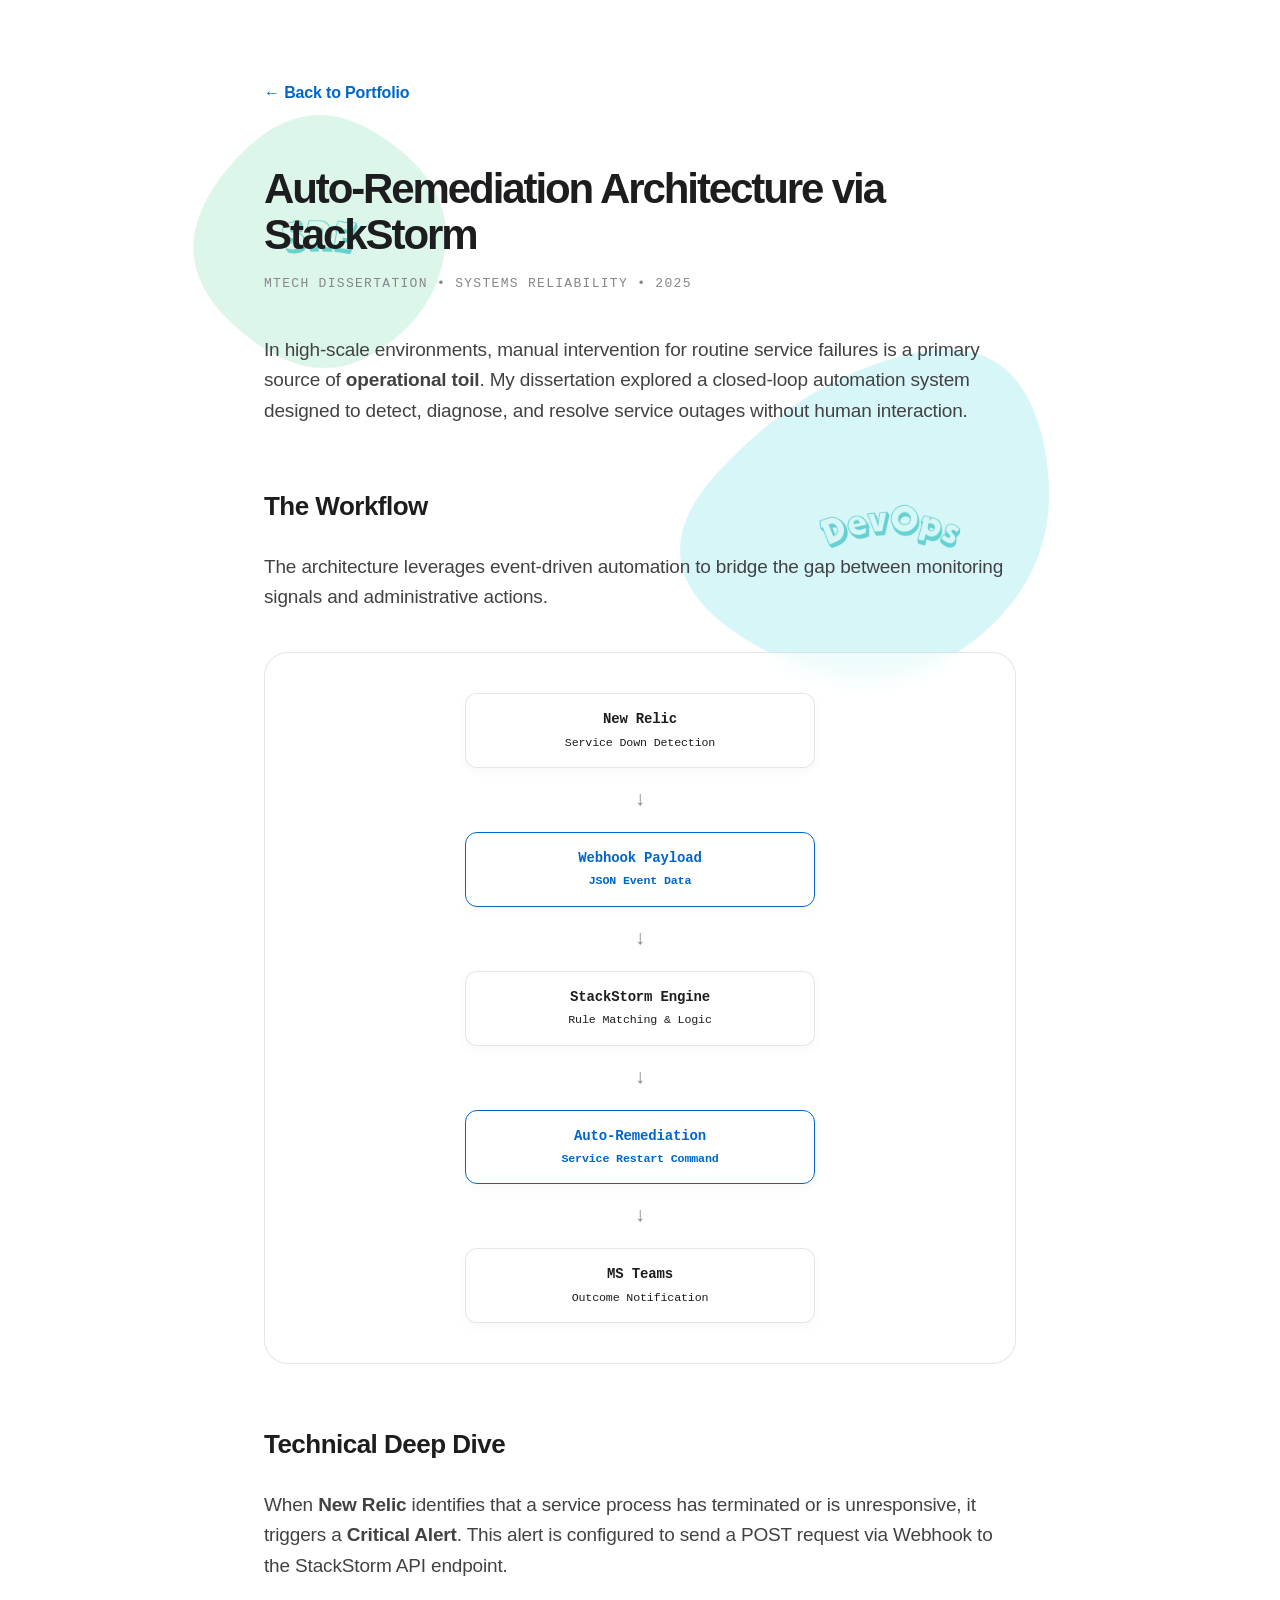
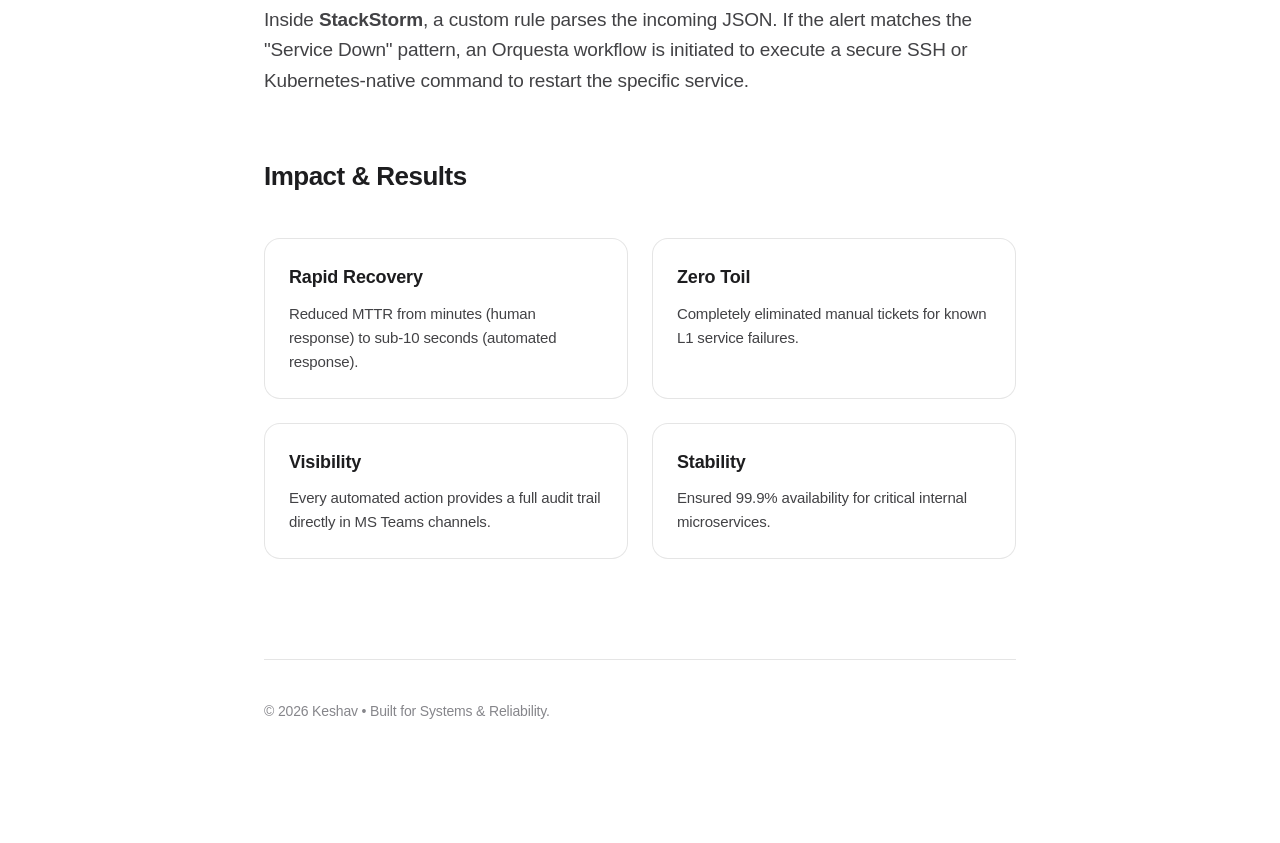
<file: dissertation.html>
<!DOCTYPE html>
<html lang="en">
<head>
    <meta charset="UTF-8">
    <meta name="viewport" content="width=device-width, initial-scale=1.0">
    <title>Case Study | Auto-Remediation Architecture</title>
    <style>
        :root {
            --bg: #ffffff;
            --text-main: #1d1d1f;
            --text-muted: #424245;
            --text-light: #86868b;
            --accent: #0066cc;
            --code-bg: #f5f5f7;
            --border: rgba(0,0,0,0.1); /* Softened for the merged look */
        }

        * { box-sizing: border-box; -webkit-font-smoothing: antialiased; }

        body { 
            font-family: "Inter", -apple-system, sans-serif; 
            background-color: var(--bg); 
            color: var(--text-main); 
            margin: 0; 
            line-height: 1.6; 
            letter-spacing: -0.01em;
            min-height: 100vh;

            /* --- ZOOMED BACKGROUND --- */
            background-image: url('images/background.png');
            background-repeat: no-repeat;
            background-position: 30% center; /* Shifted as you requested */
            background-size: 120%;           /* Consistent zoom with index */
            background-attachment: fixed;
        } /* <--- FIXED: Added missing closing brace here */

        .container {
            max-width: 800px;
            margin: 0 auto;
            padding: 80px 24px;
            /* Removed background to merge with your background.png */
        }

        /* --- Navigation --- */
        nav { margin-bottom: 60px; }
        .back-link {
            text-decoration: none;
            color: var(--accent);
            font-size: 16px;
            font-weight: 600;
            display: flex;
            align-items: center;
            gap: 8px;
        }
        .back-link:hover { text-decoration: underline; }

        /* --- Content --- */
        header h1 { 
            font-size: 42px; 
            font-weight: 700; 
            letter-spacing: -0.05em; 
            margin-bottom: 16px; 
            line-height: 1.1;
        }
        
        .metadata { 
            font-family: "SF Mono", monospace; 
            font-size: 13px; 
            color: var(--text-light); 
            text-transform: uppercase;
            letter-spacing: 0.1em;
            margin-bottom: 40px; 
        }
        
        h2 { 
            font-size: 26px; 
            font-weight: 600; 
            margin-top: 60px; 
            margin-bottom: 24px;
            letter-spacing: -0.02em;
        }

        p { margin-bottom: 24px; font-size: 19px; color: var(--text-muted); }

        /* --- Technical Diagram Box (Glass Style) --- */
        .diagram-container {
            background: rgba(255, 255, 255, 0.6);
            backdrop-filter: blur(10px);
            padding: 40px;
            border-radius: 24px;
            border: 1px solid var(--border);
            margin: 40px 0;
            text-align: center;
        }

        .flow {
            display: flex;
            flex-direction: column;
            align-items: center;
            gap: 16px;
            font-family: "SF Mono", monospace;
            font-size: 14px;
        }

        .node {
            background: #fff;
            padding: 14px 24px;
            border-radius: 12px;
            border: 1px solid var(--border);
            width: 100%;
            max-width: 350px;
            box-shadow: 0 4px 12px rgba(0,0,0,0.03);
        }

        .node.highlight { border-color: var(--accent); color: var(--accent); font-weight: 700; }
        .arrow { color: var(--text-light); font-size: 20px; }

        /* --- Results Grid --- */
        .results-grid {
            display: grid;
            grid-template-columns: 1fr 1fr;
            gap: 24px;
            margin-top: 40px;
        }

        .result-card {
            padding: 24px;
            background: rgba(255, 255, 255, 0.4);
            border: 1px solid var(--border);
            border-radius: 16px;
        }

        .result-card h4 { margin: 0 0 10px 0; font-size: 18px; color: var(--text-main); }
        .result-card p { font-size: 15px; margin: 0; line-height: 1.6; }

        footer {
            margin-top: 100px;
            padding: 40px 0;
            border-top: 1px solid var(--border);
            font-size: 14px;
            color: var(--text-light);
        }

        @media (max-width: 640px) {
            header h1 { font-size: 32px; }
            .results-grid { grid-template-columns: 1fr; }
            .container { padding: 40px 20px; }
        }
    </style>
</head>
<body>

    <div class="container">
        <nav>
            <a href="/" class="back-link">← Back to Portfolio</a>
        </nav>

        <header>
            <h1>Auto-Remediation Architecture via StackStorm</h1>
            <div class="metadata">MTech Dissertation • Systems Reliability • 2025</div>
        </header>

        <section>
            <p>
                In high-scale environments, manual intervention for routine service failures is a primary source of <strong>operational toil</strong>. My dissertation explored a closed-loop automation system designed to detect, diagnose, and resolve service outages without human interaction.
            </p>

            <h2>The Workflow</h2>
            <p>The architecture leverages event-driven automation to bridge the gap between monitoring signals and administrative actions.</p>

            <div class="diagram-container">
                <div class="flow">
                    <div class="node"><strong>New Relic</strong><br><small>Service Down Detection</small></div>
                    <div class="arrow">↓</div>
                    <div class="node highlight"><strong>Webhook Payload</strong><br><small>JSON Event Data</small></div>
                    <div class="arrow">↓</div>
                    <div class="node"><strong>StackStorm Engine</strong><br><small>Rule Matching & Logic</small></div>
                    <div class="arrow">↓</div>
                    <div class="node highlight"><strong>Auto-Remediation</strong><br><small>Service Restart Command</small></div>
                    <div class="arrow">↓</div>
                    <div class="node"><strong>MS Teams</strong><br><small>Outcome Notification</small></div>
                </div>
            </div>

            <h2>Technical Deep Dive</h2>
            <p>
                When <strong>New Relic</strong> identifies that a service process has terminated or is unresponsive, it triggers a <strong>Critical Alert</strong>. This alert is configured to send a POST request via Webhook to the StackStorm API endpoint.
            </p>
            <p>
                Inside <strong>StackStorm</strong>, a custom rule parses the incoming JSON. If the alert matches the "Service Down" pattern, an Orquesta workflow is initiated to execute a secure SSH or Kubernetes-native command to restart the specific service.
            </p>

            <h2>Impact & Results</h2>
            <div class="results-grid">
                <div class="result-card">
                    <h4>Rapid Recovery</h4>
                    <p>Reduced MTTR from minutes (human response) to sub-10 seconds (automated response).</p>
                </div>
                <div class="result-card">
                    <h4>Zero Toil</h4>
                    <p>Completely eliminated manual tickets for known L1 service failures.</p>
                </div>
                <div class="result-card">
                    <h4>Visibility</h4>
                    <p>Every automated action provides a full audit trail directly in MS Teams channels.</p>
                </div>
                <div class="result-card">
                    <h4>Stability</h4>
                    <p>Ensured 99.9% availability for critical internal microservices.</p>
                </div>
            </div>
        </section>

        <footer>
            © 2026 Keshav • Built for Systems & Reliability.
        </footer>
    </div>

</body>
</html>
</file>
